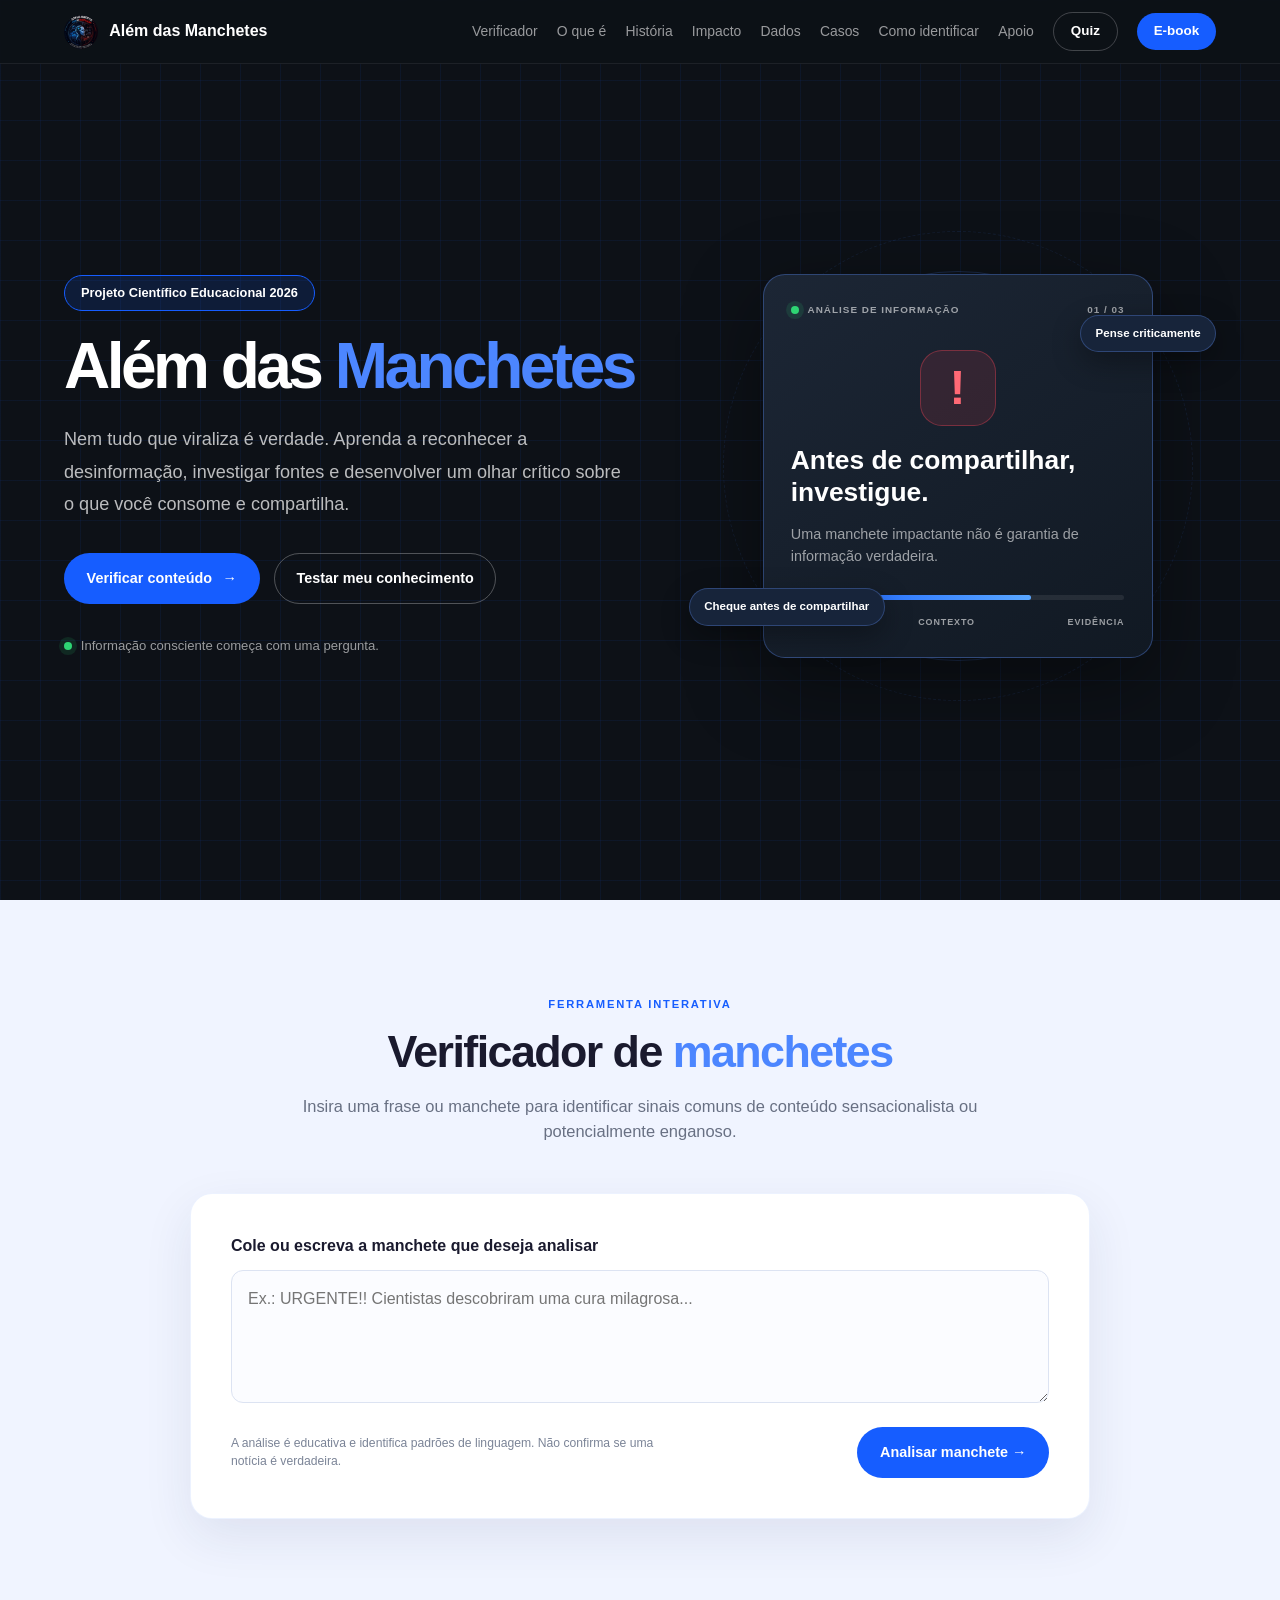
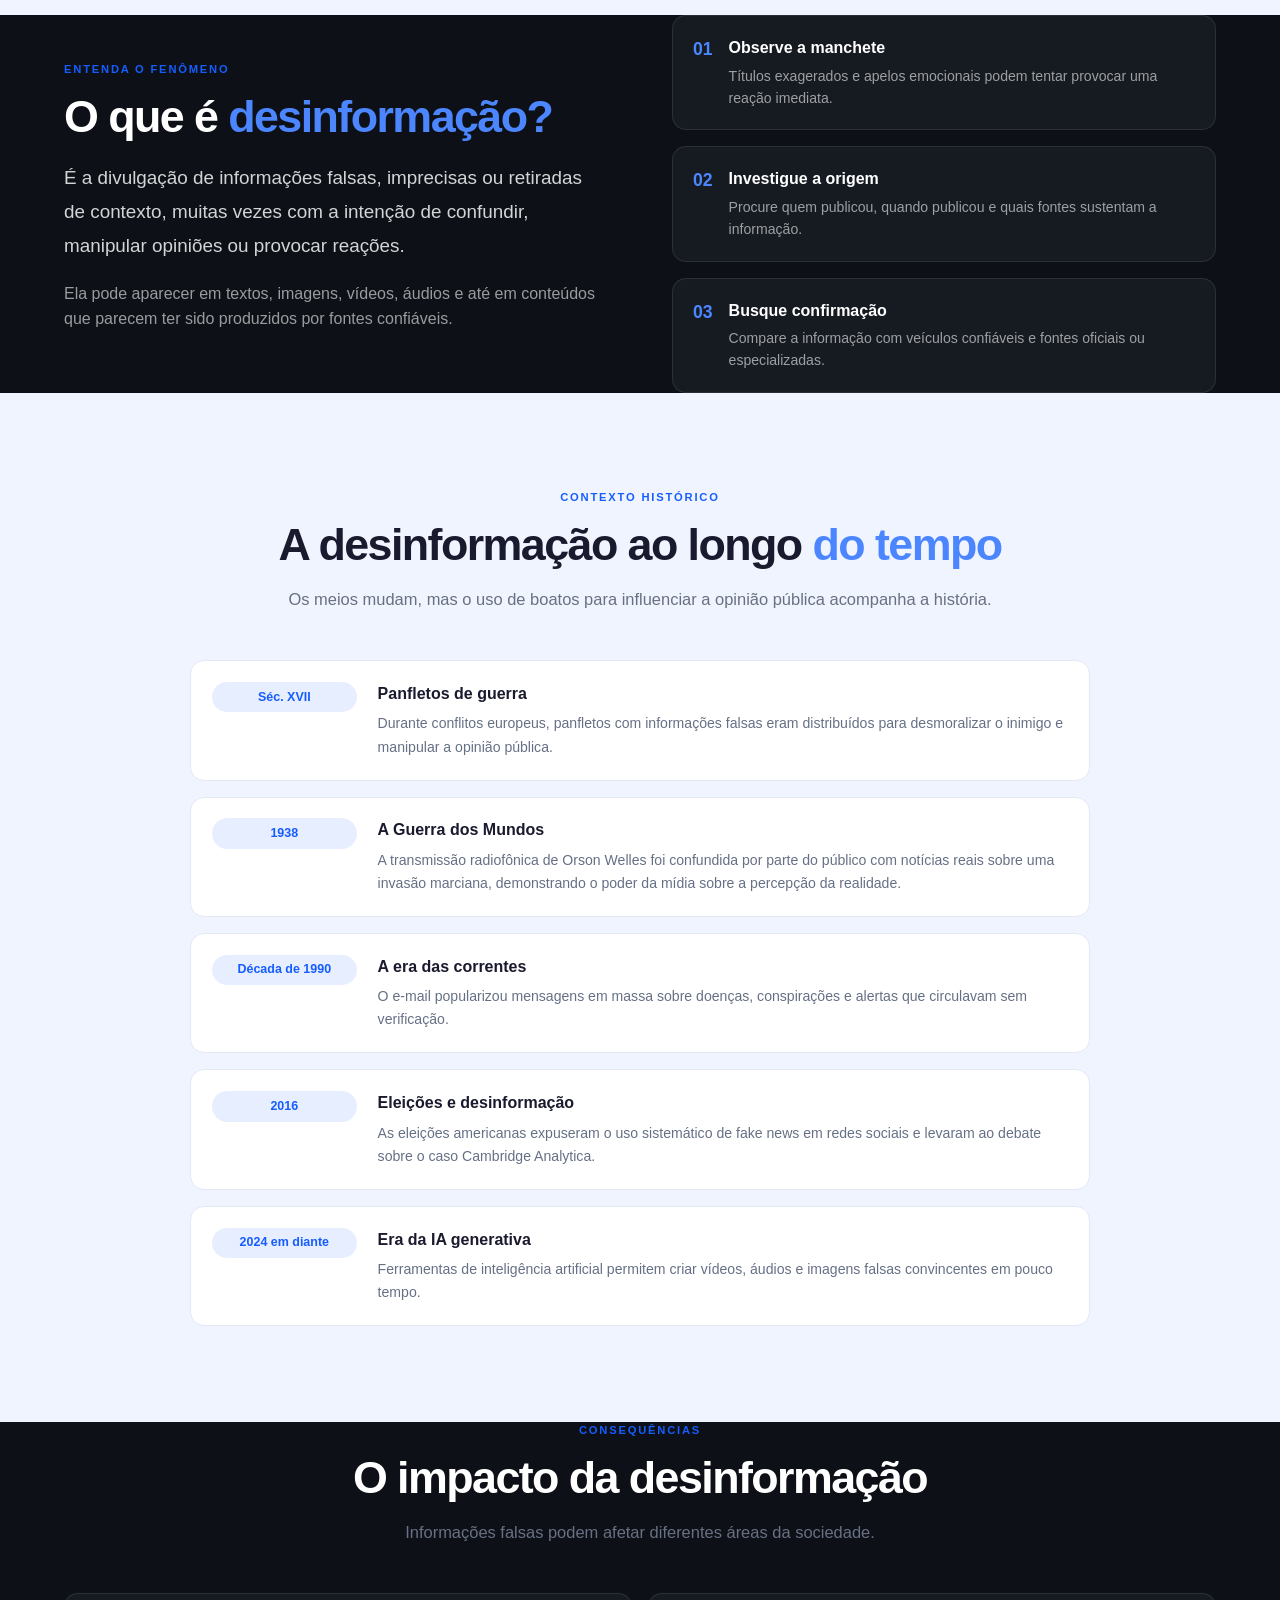
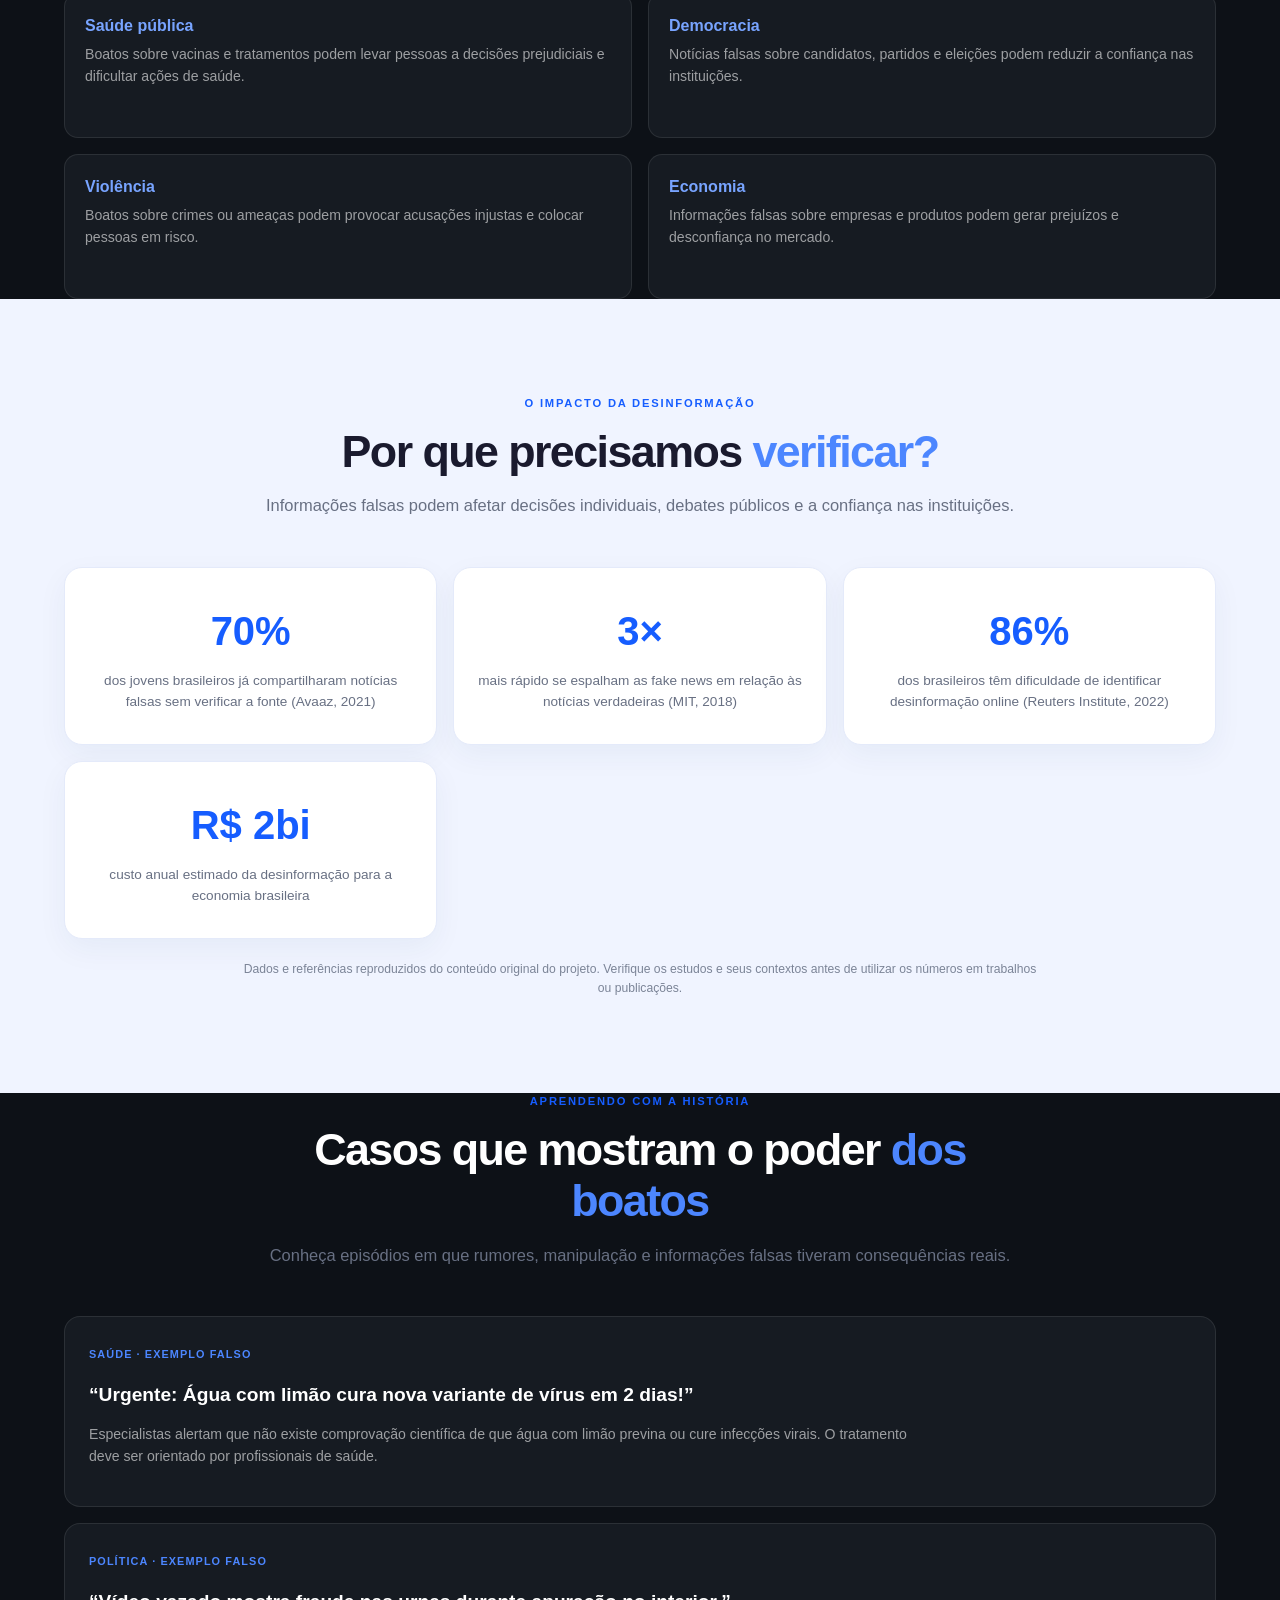
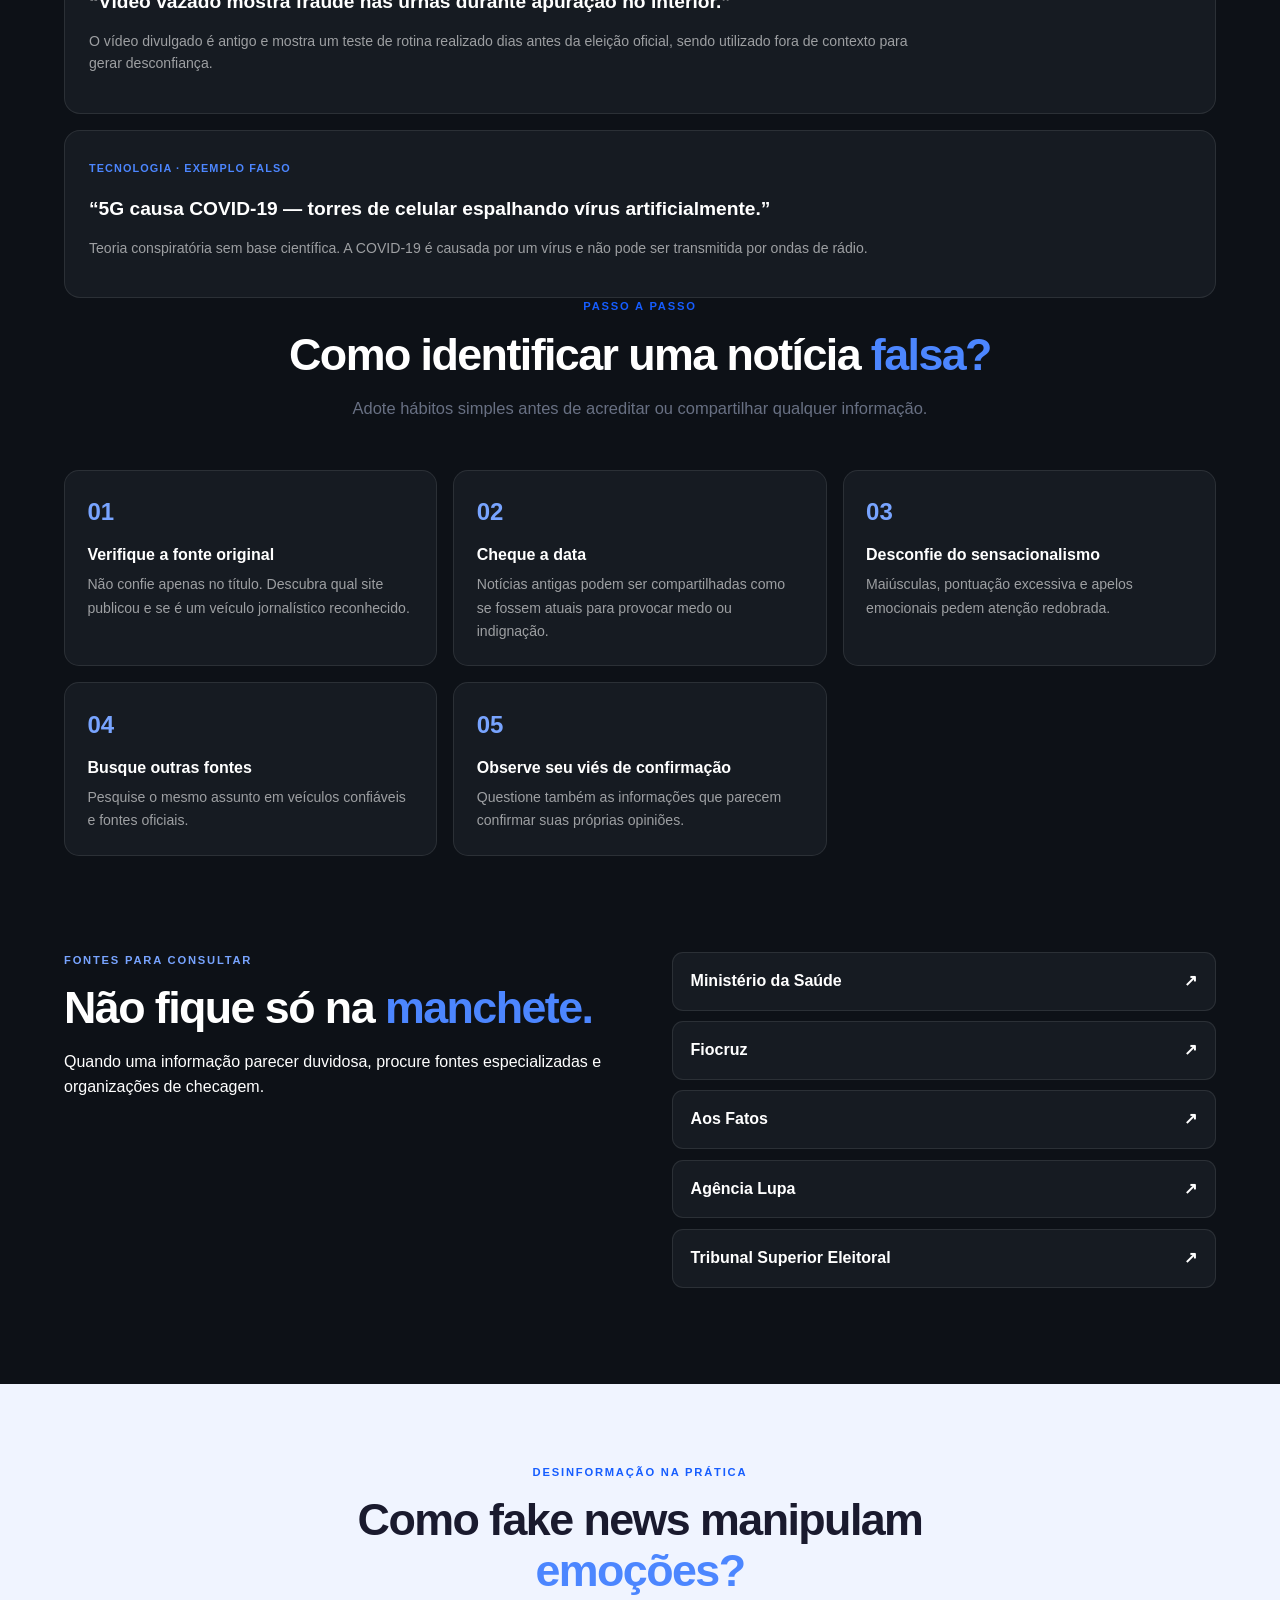
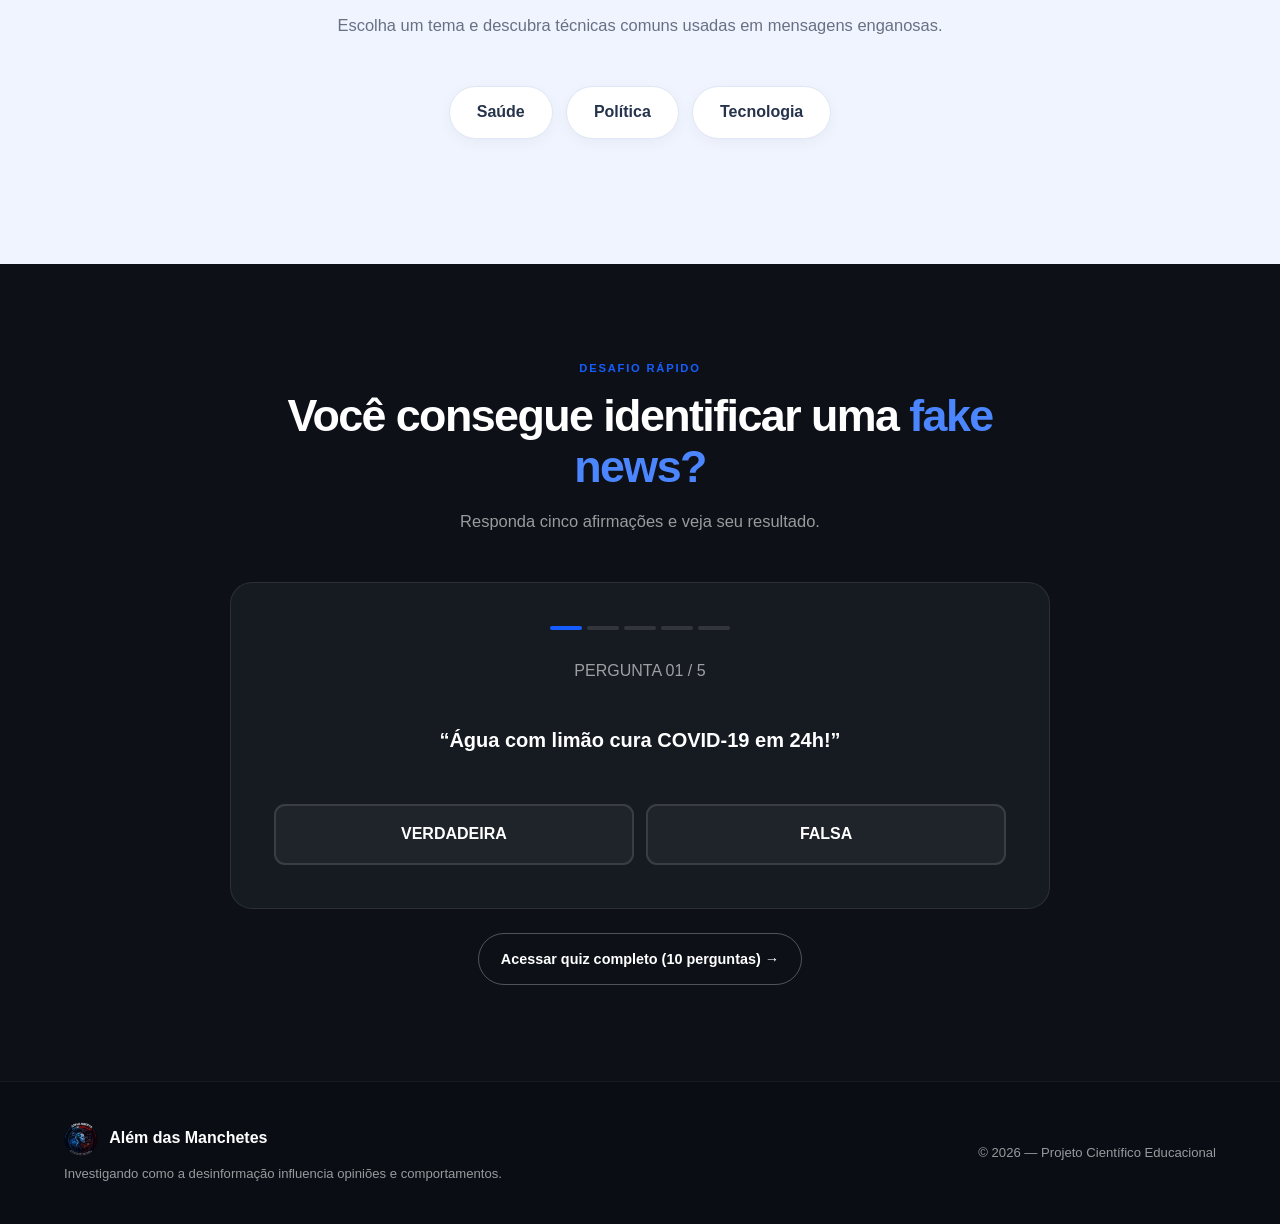
<file: index.html>
<!DOCTYPE html>
<html lang="pt-BR">
<head>
  <meta charset="UTF-8">
  <meta name="viewport" content="width=device-width, initial-scale=1">
  <meta name="description" content="Além das Manchetes: aprenda a identificar desinformação, analisar fontes e desenvolver pensamento crítico.">
  <meta name="theme-color" content="#0d1117">
  <title>Além das Manchetes</title>
  <link rel="icon" href="./favicon.svg" type="image/svg+xml">
  <link rel="manifest" href="./manifest.json">
  <link rel="stylesheet" href="./css/style.css">
</head>
<body data-page="home">
  <header class="site-header">
    <a class="brand" href="./index.html#inicio"><img src="./logo.png" alt="" onerror="this.style.display='none'"><span>Além das Manchetes</span></a>
    <button class="menu-toggle" id="menuToggle" aria-expanded="false" aria-controls="mainNav">☰</button>
    <nav id="mainNav" class="main-nav">
      <a href="#verificador">Verificador</a><a href="#oque-e">O que é</a><a href="#contexto">História</a><a href="#impacto">Impacto</a><a href="#pesquisa">Dados</a><a href="#exemplos">Casos</a><a href="#identificar">Como identificar</a><a href="#apoio">Apoio</a>
      <a class="nav-pill" href="./quiz.html">Quiz</a><a class="nav-primary" href="./ebook.html">E-book</a>
    </nav>
  </header>
  <main>
    <section class="hero section-dark" id="inicio">
      <div class="container hero-grid">
        <div>
          <span class="eyebrow-pill">Projeto Científico Educacional 2026</span>
          <h1>Além das <span class="blue-text">Manchetes</span></h1>
          <p class="hero-lead">Nem tudo que viraliza é verdade. Aprenda a reconhecer a desinformação, investigar fontes e desenvolver um olhar crítico sobre o que você consome e compartilha.</p>
          <div class="button-row"><a class="button button-primary" href="#verificador">Verificar conteúdo <span>→</span></a><a class="button button-outline" href="./quiz.html">Testar meu conhecimento</a></div>
          <div class="hero-note"><span class="pulse-dot"></span> Informação consciente começa com uma pergunta.</div>
        </div>
        <div class="hero-visual">
          <div class="orbit orbit-one"></div><div class="orbit orbit-two"></div>
          <div class="news-card">
            <div class="news-card-top"><span class="live-dot"></span> ANÁLISE DE INFORMAÇÃO <span class="tiny-label">01 / 03</span></div>
            <div class="news-symbol">!</div>
            <h2>Antes de compartilhar, investigue.</h2>
            <p>Uma manchete impactante não é garantia de informação verdadeira.</p>
            <div class="scan-line"><span></span></div>
            <div class="news-card-bottom"><span>FONTE</span><span>CONTEXTO</span><span>EVIDÊNCIA</span></div>
          </div>
          <div class="floating-tag tag-top">Pense criticamente</div><div class="floating-tag tag-bottom">Cheque antes de compartilhar</div>
        </div>
      </div>
    </section>

    <section class="section-light" id="verificador">
      <div class="container">
        <div class="section-heading"><span class="section-kicker">FERRAMENTA INTERATIVA</span><h2>Verificador de <span class="blue-text">manchetes</span></h2><p>Insira uma frase ou manchete para identificar sinais comuns de conteúdo sensacionalista ou potencialmente enganoso.</p></div>
        <div class="verifier-panel">
          <form id="verifyForm">
            <label for="verifyInput">Cole ou escreva a manchete que deseja analisar</label>
            <textarea id="verifyInput" rows="4" placeholder="Ex.: URGENTE!! Cientistas descobriram uma cura milagrosa..." required></textarea>
            <div class="form-footer"><small>A análise é educativa e identifica padrões de linguagem. Não confirma se uma notícia é verdadeira.</small><button class="button button-primary" id="verifyButton" type="submit">Analisar manchete →</button></div>
          </form>
          <div id="verifyResult" class="result-panel" aria-live="polite" hidden></div>
        </div>
      </div>
    </section>

    <section class="section-dark" id="oque-e">
      <div class="container two-column">
        <div><span class="section-kicker">ENTENDA O FENÔMENO</span><h2>O que é <span class="blue-text">desinformação?</span></h2><p class="body-large">É a divulgação de informações falsas, imprecisas ou retiradas de contexto, muitas vezes com a intenção de confundir, manipular opiniões ou provocar reações.</p><p class="muted-copy">Ela pode aparecer em textos, imagens, vídeos, áudios e até em conteúdos que parecem ter sido produzidos por fontes confiáveis.</p></div>
        <div class="feature-stack">
          <article class="feature-card"><span class="feature-number">01</span><div><h3>Observe a manchete</h3><p>Títulos exagerados e apelos emocionais podem tentar provocar uma reação imediata.</p></div></article>
          <article class="feature-card"><span class="feature-number">02</span><div><h3>Investigue a origem</h3><p>Procure quem publicou, quando publicou e quais fontes sustentam a informação.</p></div></article>
          <article class="feature-card"><span class="feature-number">03</span><div><h3>Busque confirmação</h3><p>Compare a informação com veículos confiáveis e fontes oficiais ou especializadas.</p></div></article>
        </div>
      </div>
    </section>

    <section class="section-light" id="contexto">
      <div class="container">
        <div class="section-heading"><span class="section-kicker">CONTEXTO HISTÓRICO</span><h2>A desinformação ao longo <span class="blue-text">do tempo</span></h2><p>Os meios mudam, mas o uso de boatos para influenciar a opinião pública acompanha a história.</p></div>
        <div class="timeline">
          <article><span>Séc. XVII</span><div><h3>Panfletos de guerra</h3><p>Durante conflitos europeus, panfletos com informações falsas eram distribuídos para desmoralizar o inimigo e manipular a opinião pública.</p></div></article>
          <article><span>1938</span><div><h3>A Guerra dos Mundos</h3><p>A transmissão radiofônica de Orson Welles foi confundida por parte do público com notícias reais sobre uma invasão marciana, demonstrando o poder da mídia sobre a percepção da realidade.</p></div></article>
          <article><span>Década de 1990</span><div><h3>A era das correntes</h3><p>O e-mail popularizou mensagens em massa sobre doenças, conspirações e alertas que circulavam sem verificação.</p></div></article>
          <article><span>2016</span><div><h3>Eleições e desinformação</h3><p>As eleições americanas expuseram o uso sistemático de fake news em redes sociais e levaram ao debate sobre o caso Cambridge Analytica.</p></div></article>
          <article><span>2024 em diante</span><div><h3>Era da IA generativa</h3><p>Ferramentas de inteligência artificial permitem criar vídeos, áudios e imagens falsas convincentes em pouco tempo.</p></div></article>
        </div>
      </div>
    </section>
    <section class="section-dark" id="impacto">
      <div class="container">
        <div class="section-heading"><span class="section-kicker">CONSEQUÊNCIAS</span><h2>O impacto da desinformação</h2><p>Informações falsas podem afetar diferentes áreas da sociedade.</p></div>
        <div class="impact-grid">
          <article class="feature-card"><div><h3>Saúde pública</h3><p>Boatos sobre vacinas e tratamentos podem levar pessoas a decisões prejudiciais e dificultar ações de saúde.</p></div></article>
          <article class="feature-card"><div><h3>Democracia</h3><p>Notícias falsas sobre candidatos, partidos e eleições podem reduzir a confiança nas instituições.</p></div></article>
          <article class="feature-card"><div><h3>Violência</h3><p>Boatos sobre crimes ou ameaças podem provocar acusações injustas e colocar pessoas em risco.</p></div></article>
          <article class="feature-card"><div><h3>Economia</h3><p>Informações falsas sobre empresas e produtos podem gerar prejuízos e desconfiança no mercado.</p></div></article>
        </div>
      </div>
    </section>
    <section class="section-light" id="pesquisa">
      <div class="container">
        <div class="section-heading"><span class="section-kicker">O IMPACTO DA DESINFORMAÇÃO</span><h2>Por que precisamos <span class="blue-text">verificar?</span></h2><p>Informações falsas podem afetar decisões individuais, debates públicos e a confiança nas instituições.</p></div>
        <div class="stats-grid">
          <article class="stat-card"><strong>70%</strong><span>dos jovens brasileiros já compartilharam notícias falsas sem verificar a fonte (Avaaz, 2021)</span></article>
          <article class="stat-card"><strong>3×</strong><span>mais rápido se espalham as fake news em relação às notícias verdadeiras (MIT, 2018)</span></article>
          <article class="stat-card"><strong>86%</strong><span>dos brasileiros têm dificuldade de identificar desinformação online (Reuters Institute, 2022)</span></article>
          <article class="stat-card"><strong>R$ 2bi</strong><span>custo anual estimado da desinformação para a economia brasileira</span></article>
        </div>
        <p class="source-note">Dados e referências reproduzidos do conteúdo original do projeto. Verifique os estudos e seus contextos antes de utilizar os números em trabalhos ou publicações.</p>
      </div>
    </section>

    <section class="section-dark" id="exemplos">
      <div class="container">
        <div class="section-heading"><span class="section-kicker">APRENDENDO COM A HISTÓRIA</span><h2>Casos que mostram o poder <span class="blue-text">dos boatos</span></h2><p>Conheça episódios em que rumores, manipulação e informações falsas tiveram consequências reais.</p></div>
        <div class="case-grid case-grid-stacked" id="caseCards">
          <article class="case-card"><span class="case-year">SAÚDE · EXEMPLO FALSO</span><h3>“Urgente: Água com limão cura nova variante de vírus em 2 dias!”</h3><p>Especialistas alertam que não existe comprovação científica de que água com limão previna ou cure infecções virais. O tratamento deve ser orientado por profissionais de saúde.</p></article>
          <article class="case-card"><span class="case-year">POLÍTICA · EXEMPLO FALSO</span><h3>“Vídeo vazado mostra fraude nas urnas durante apuração no interior.”</h3><p>O vídeo divulgado é antigo e mostra um teste de rotina realizado dias antes da eleição oficial, sendo utilizado fora de contexto para gerar desconfiança.</p></article>
          <article class="case-card"><span class="case-year">TECNOLOGIA · EXEMPLO FALSO</span><h3>“5G causa COVID-19 — torres de celular espalhando vírus artificialmente.”</h3><p>Teoria conspiratória sem base científica. A COVID-19 é causada por um vírus e não pode ser transmitida por ondas de rádio.</p></article>
        </div>
      </div>
    </section>

    <section class="section-dark" id="identificar">
      <div class="container">
        <div class="section-heading"><span class="section-kicker">PASSO A PASSO</span><h2>Como identificar uma notícia <span class="blue-text">falsa?</span></h2><p>Adote hábitos simples antes de acreditar ou compartilhar qualquer informação.</p></div>
        <div class="identify-grid">
          <article><b>01</b><h3>Verifique a fonte original</h3><p>Não confie apenas no título. Descubra qual site publicou e se é um veículo jornalístico reconhecido.</p></article>
          <article><b>02</b><h3>Cheque a data</h3><p>Notícias antigas podem ser compartilhadas como se fossem atuais para provocar medo ou indignação.</p></article>
          <article><b>03</b><h3>Desconfie do sensacionalismo</h3><p>Maiúsculas, pontuação excessiva e apelos emocionais pedem atenção redobrada.</p></article>
          <article><b>04</b><h3>Busque outras fontes</h3><p>Pesquise o mesmo assunto em veículos confiáveis e fontes oficiais.</p></article>
          <article><b>05</b><h3>Observe seu viés de confirmação</h3><p>Questione também as informações que parecem confirmar suas próprias opiniões.</p></article>
        </div>
      </div>
    </section>
    <section class="section-light" id="apoio">
      <div class="container two-column support-layout">
        <div><span class="section-kicker">FONTES PARA CONSULTAR</span><h2>Não fique só na <span class="blue-text">manchete.</span></h2><p>Quando uma informação parecer duvidosa, procure fontes especializadas e organizações de checagem.</p></div>
        <div class="resource-list">
          <a href="https://www.gov.br/saude/pt-br" target="_blank" rel="noopener noreferrer"><span>Ministério da Saúde</span><b>↗</b></a>
          <a href="https://www.fiocruz.br/" target="_blank" rel="noopener noreferrer"><span>Fiocruz</span><b>↗</b></a>
          <a href="https://www.aosfatos.org/" target="_blank" rel="noopener noreferrer"><span>Aos Fatos</span><b>↗</b></a>
          <a href="https://www.agencialupa.org/" target="_blank" rel="noopener noreferrer"><span>Agência Lupa</span><b>↗</b></a>
          <a href="https://www.tse.jus.br/" target="_blank" rel="noopener noreferrer"><span>Tribunal Superior Eleitoral</span><b>↗</b></a>
        </div>
      </div>
    </section>

    <section class="section-light simulator-section" id="simulador">
      <div class="container">
        <div class="section-heading"><span class="section-kicker">DESINFORMAÇÃO NA PRÁTICA</span><h2>Como fake news manipulam <span class="blue-text">emoções?</span></h2><p>Escolha um tema e descubra técnicas comuns usadas em mensagens enganosas.</p></div>
        <div class="topic-buttons"><button data-topic="Saúde">Saúde</button><button data-topic="Política">Política</button><button data-topic="Tecnologia">Tecnologia</button></div>
        <div id="simulatorResult" class="simulator-result" hidden></div>
      </div>
    </section>

    <section class="section-dark home-quiz" id="quiz">
      <div class="container narrow">
        <div class="section-heading"><span class="section-kicker">DESAFIO RÁPIDO</span><h2>Você consegue identificar uma <span class="blue-text">fake news?</span></h2><p>Responda cinco afirmações e veja seu resultado.</p></div>
        <div id="homeQuiz" class="quiz-panel"></div>
        <div class="center-actions"><a class="button button-outline" href="./quiz.html">Acessar quiz completo (10 perguntas) →</a></div>
      </div>
    </section>
  </main>
  <footer class="site-footer"><div class="container footer-inner"><div><a class="brand footer-brand" href="#inicio"><img src="./logo.png" alt=""><span>Além das Manchetes</span></a><p>Investigando como a desinformação influencia opiniões e comportamentos.</p></div><span>© 2026 — Projeto Científico Educacional</span></div></footer>
  <script src="./js/data.js"></script><script src="./js/app.js"></script>
</body>
</html>
</file>
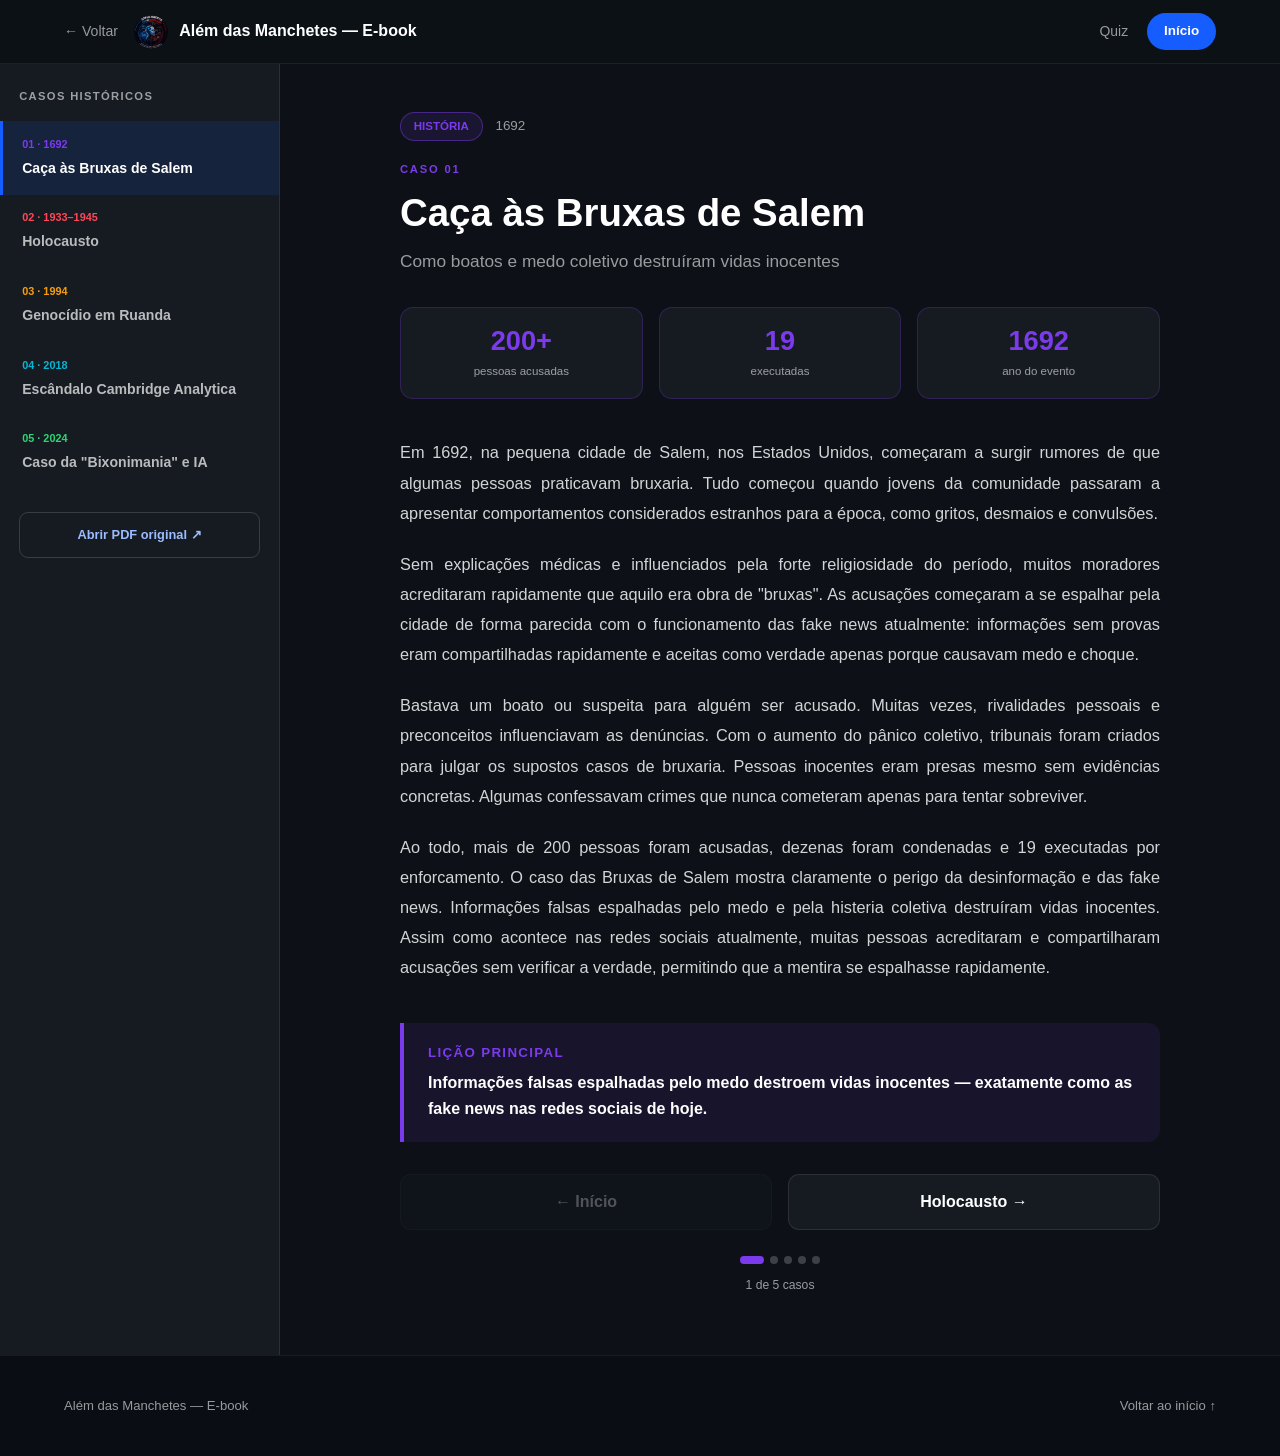
<file: ebook.html>
<!DOCTYPE html>
<html lang="pt-BR"><head><meta charset="UTF-8"><meta name="viewport" content="width=device-width, initial-scale=1"><meta name="theme-color" content="#0d1117"><title>E-book — Além das Manchetes</title><link rel="icon" href="./favicon.svg"><link rel="manifest" href="./manifest.json"><link rel="stylesheet" href="./css/style.css"></head>
<body data-page="ebook">
<header class="site-header inner-header"><a class="back-link" href="./index.html">← Voltar</a><a class="brand" href="./index.html"><img src="./logo.png" alt=""><span>Além das Manchetes — E-book</span></a><nav class="main-nav"><a href="./quiz.html">Quiz</a><a class="nav-primary" href="./index.html">Início</a></nav></header>
<main class="ebook-layout section-dark">
<aside class="ebook-sidebar"><div class="sidebar-heading">CASOS HISTÓRICOS</div><div id="chapterList"></div><a class="download-book" href="./ebook.pdf" target="_blank" rel="noopener">Abrir PDF original ↗</a></aside>
<section class="ebook-reader"><div id="chapterContent" class="chapter-content"></div></section>
</main>
<footer class="site-footer"><div class="container footer-inner"><span>Além das Manchetes — E-book</span><a href="./index.html">Voltar ao início ↑</a></div></footer>
<script src="./js/ebook-data.js"></script><script src="./js/app.js"></script></body></html>
</file>
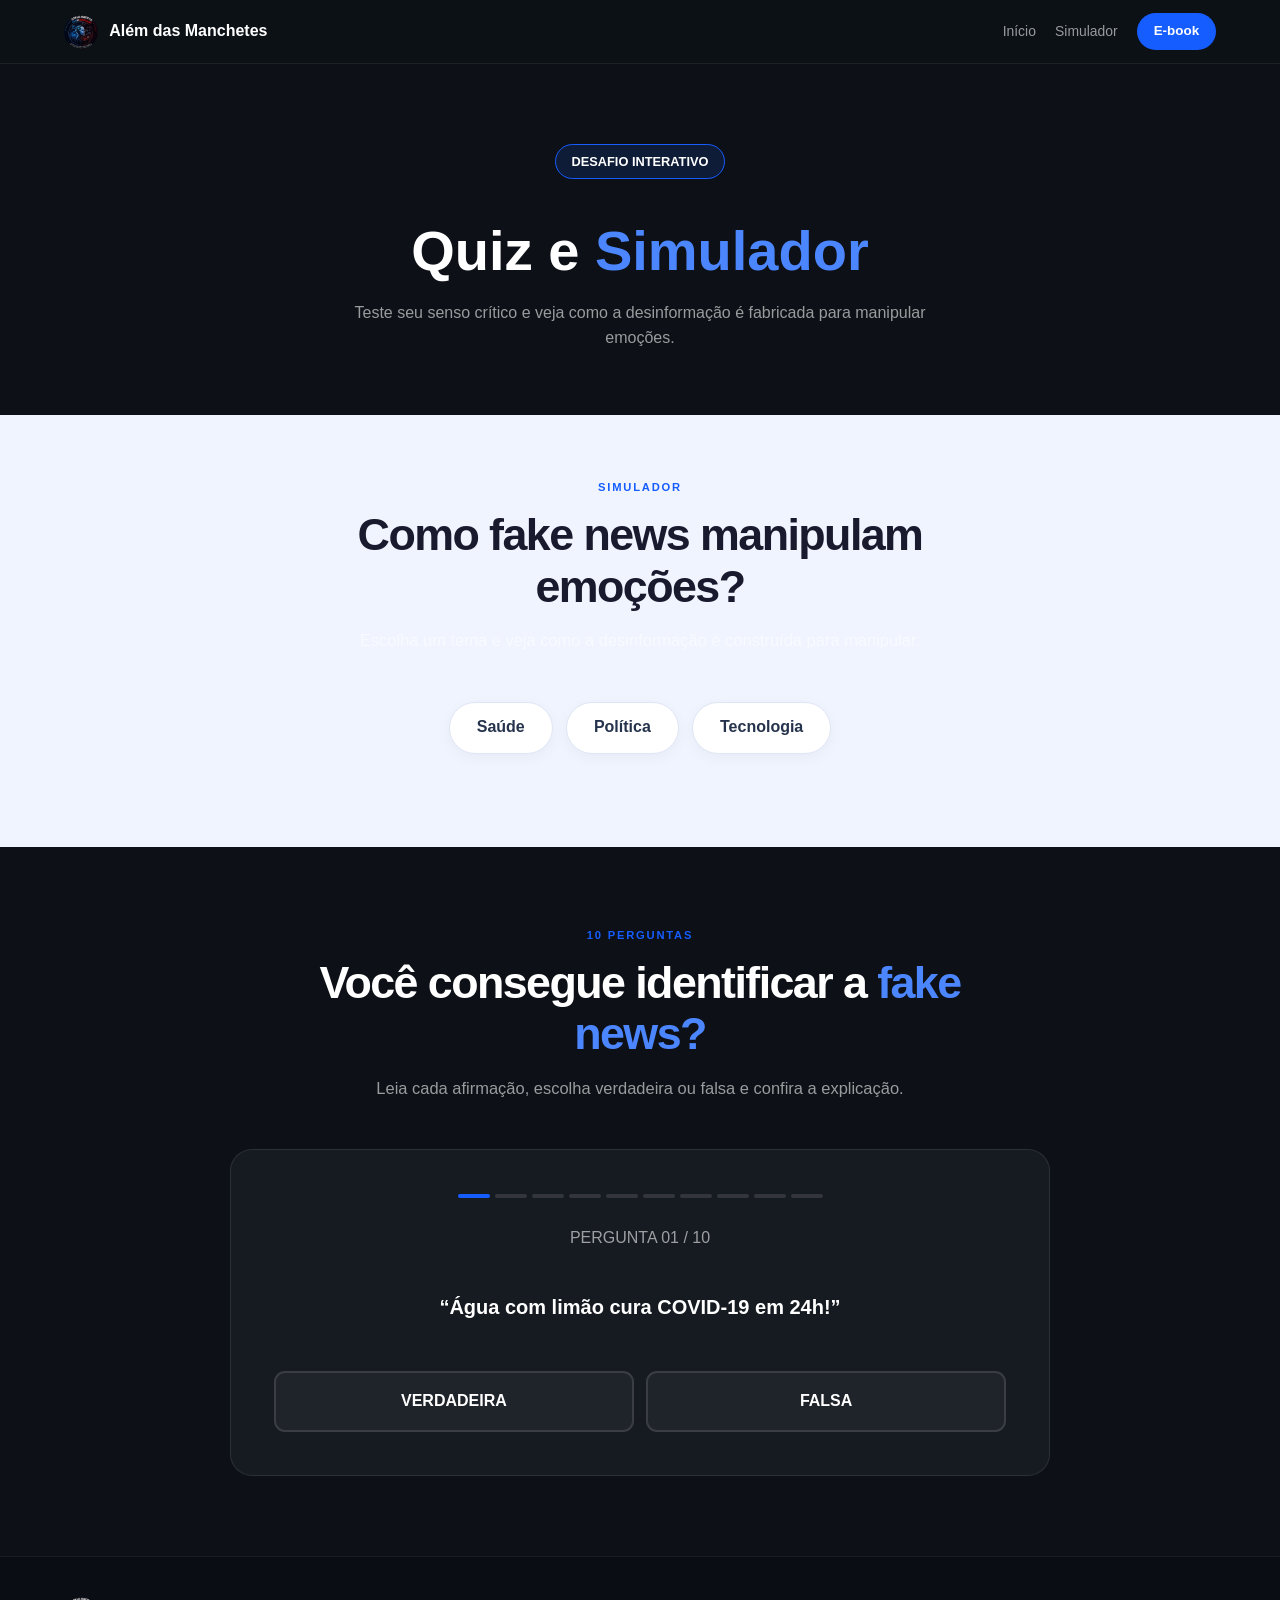
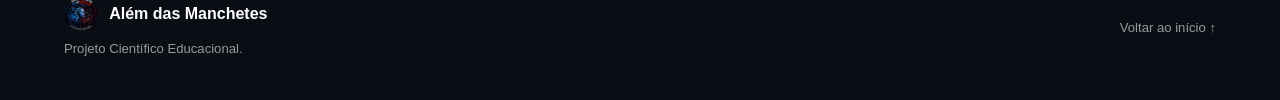
<file: quiz.html>
<!DOCTYPE html>
<html lang="pt-BR"><head><meta charset="UTF-8"><meta name="viewport" content="width=device-width, initial-scale=1"><meta name="theme-color" content="#0d1117"><title>Quiz — Além das Manchetes</title><link rel="icon" href="./favicon.svg"><link rel="manifest" href="./manifest.json"><link rel="stylesheet" href="./css/style.css"></head>
<body data-page="quiz">
<header class="site-header inner-header"><a class="brand" href="./index.html"><img src="./logo.png" alt=""><span>Além das Manchetes</span></a><nav class="main-nav"><a href="./index.html">Início</a><a href="./index.html#simulador">Simulador</a><a class="nav-primary" href="./ebook.html">E-book</a></nav></header>
<main class="section-dark quiz-page">
<section class="quiz-intro"><span class="eyebrow-pill">DESAFIO INTERATIVO</span><h1>Quiz e <span class="blue-text">Simulador</span></h1><p>Teste seu senso crítico e veja como a desinformação é fabricada para manipular emoções.</p></section>
<section class="section-light quiz-simulator"><div class="container">
<div class="section-heading"><span class="section-kicker">SIMULADOR</span><h2>Como fake news manipulam emoções?</h2><p>Escolha um tema e veja como a desinformação é construída para manipular.</p></div>
<div class="topic-buttons"><button data-topic="Saúde">Saúde</button><button data-topic="Política">Política</button><button data-topic="Tecnologia">Tecnologia</button></div><div id="simulatorResult" class="simulator-result" hidden></div>
</div></section>
<section class="quiz-main"><div class="container narrow"><div class="section-heading"><span class="section-kicker">10 PERGUNTAS</span><h2>Você consegue identificar a <span class="blue-text">fake news?</span></h2><p>Leia cada afirmação, escolha verdadeira ou falsa e confira a explicação.</p></div><div id="fullQuiz" class="quiz-panel"></div></div></section>
</main>
<footer class="site-footer"><div class="container footer-inner"><div><a class="brand footer-brand" href="./index.html"><img src="./logo.png" alt=""><span>Além das Manchetes</span></a><p>Projeto Científico Educacional.</p></div><a href="./index.html">Voltar ao início ↑</a></div></footer>
<script src="./js/data.js"></script><script src="./js/app.js"></script></body></html>
</file>
<file: css/style.css>
/* Além das Manchetes — CSS puro, sem frameworks ou bibliotecas externas */
:root{--bg:#0d1117;--surface:#161b22;--blue:#165dff;--blue-light:#4c86ff;--text:#fff;--muted:rgba(255,255,255,.58);--light:#f0f4ff;--ink:#1a1a2e;--border:rgba(255,255,255,.09);--radius:18px;font-family:Inter,Arial,Helvetica,sans-serif;color-scheme:dark}
*{box-sizing:border-box}html{scroll-behavior:smooth;scroll-padding-top:82px}body{margin:0;background:var(--bg);color:var(--text);font-family:Inter,Arial,Helvetica,sans-serif;line-height:1.55}button,input,textarea{font:inherit}a{color:inherit;text-decoration:none}button{cursor:pointer}.container{width:min(90%,1200px);margin:auto}.narrow{max-width:820px}.site-header{height:64px;padding:0 5%;display:flex;align-items:center;justify-content:space-between;gap:1rem;position:fixed;top:0;left:0;right:0;z-index:100;background:rgba(13,17,23,.94);backdrop-filter:blur(12px);border-bottom:1px solid rgba(255,255,255,.07)}.inner-header{position:sticky}.brand{display:flex;align-items:center;gap:.7rem;font-weight:800;white-space:nowrap}.brand img{width:34px;height:34px;border-radius:50%;object-fit:cover}.main-nav{display:flex;align-items:center;gap:1.2rem}.main-nav>a:not(.nav-pill):not(.nav-primary){font-size:.87rem;color:var(--muted);transition:color .2s}.main-nav>a:hover{color:#fff}.nav-pill,.nav-primary{border-radius:999px;padding:.48rem 1.05rem;font-size:.84rem;font-weight:700}.nav-pill{border:1px solid rgba(255,255,255,.22)}.nav-primary{background:var(--blue);color:#fff}.menu-toggle{display:none;background:none;border:0;color:#fff;font-size:1.4rem}.section-dark{background:var(--bg);color:var(--text)}.section-light{background:var(--light);color:var(--ink);padding:6rem 0}.hero{min-height:100vh;display:flex;align-items:center;padding:7rem 0 5rem;background-image:linear-gradient(rgba(22,93,255,.075) 1px,transparent 1px),linear-gradient(90deg,rgba(22,93,255,.075) 1px,transparent 1px);background-size:40px 40px}.hero-grid{display:grid;grid-template-columns:1.05fr .95fr;align-items:center;gap:4rem}.eyebrow-pill{display:inline-block;padding:.42rem 1rem;border:1px solid var(--blue);border-radius:999px;background:rgba(22,93,255,.14);font-size:.8rem;font-weight:700;margin-bottom:1.4rem}.hero h1{font-size:clamp(2.7rem,5vw,4.7rem);line-height:1.06;letter-spacing:-.055em;margin:0 0 1.4rem;font-weight:900}.blue-text{color:var(--blue-light)}.hero-lead{max-width:610px;color:rgba(255,255,255,.72);font-size:1.13rem;line-height:1.8}.button-row{display:flex;gap:.9rem;flex-wrap:wrap;margin:2rem 0}.button{display:inline-flex;align-items:center;justify-content:center;gap:.65rem;padding:.85rem 1.35rem;border-radius:999px;font-size:.9rem;font-weight:750;border:1px solid transparent;transition:transform .2s,background .2s}.button:hover{transform:translateY(-2px)}.button-primary{background:var(--blue);color:#fff}.button-primary:hover{background:#0c4ddd}.button-outline{border-color:rgba(255,255,255,.28);color:#fff}.button-outline:hover{background:rgba(255,255,255,.08)}.hero-note{font-size:.82rem;color:var(--muted);display:flex;align-items:center;gap:.55rem}.pulse-dot,.live-dot{width:8px;height:8px;background:#2ed573;border-radius:50%;display:inline-block;box-shadow:0 0 0 5px rgba(46,213,115,.12)}.hero-visual{min-height:420px;position:relative;display:grid;place-items:center}.orbit{position:absolute;border:1px solid rgba(76,134,255,.2);border-radius:50%;width:390px;height:390px}.orbit-two{width:470px;height:470px;border-style:dashed;opacity:.5}.news-card{position:relative;z-index:1;width:min(100%,390px);padding:1.7rem;background:linear-gradient(145deg,#1c2635,#111923);border:1px solid rgba(92,145,255,.35);border-radius:22px;box-shadow:0 25px 80px rgba(0,0,0,.4)}.news-card-top,.news-card-bottom{display:flex;align-items:center;gap:.55rem;font-size:.62rem;letter-spacing:.1em;color:var(--muted);font-weight:800}.tiny-label{margin-left:auto}.news-symbol{margin:2rem auto 1.2rem;width:76px;height:76px;border-radius:22px;display:grid;place-items:center;font-size:3rem;font-weight:900;color:#ff6975;background:rgba(255,71,87,.12);border:1px solid rgba(255,71,87,.35)}.news-card h2{font-size:1.65rem;line-height:1.2;margin:.4rem 0}.news-card p{font-size:.9rem;color:var(--muted)}.scan-line{height:5px;background:rgba(255,255,255,.08);border-radius:9px;margin:1.7rem 0 1rem;overflow:hidden}.scan-line span{display:block;width:72%;height:100%;background:linear-gradient(90deg,var(--blue),#59a6ff);border-radius:9px}.news-card-bottom{justify-content:space-between;font-size:.56rem}.floating-tag{position:absolute;z-index:2;background:#17243a;border:1px solid rgba(100,150,255,.3);padding:.55rem .9rem;border-radius:999px;font-size:.72rem;font-weight:700;box-shadow:0 10px 30px #0005}.tag-top{top:14%;right:0}.tag-bottom{bottom:12%;left:-2%}.section-heading{text-align:center;max-width:760px;margin:0 auto 3rem}.section-kicker{display:block;color:var(--blue);font-size:.7rem;font-weight:900;letter-spacing:.16em;margin-bottom:.8rem}.section-heading h2,.two-column h2{font-size:clamp(2rem,3.5vw,2.8rem);line-height:1.15;letter-spacing:-.035em;margin:.3rem 0 1rem;font-weight:900}.section-heading p{color:#687083;font-size:1.03rem;margin:0}.verifier-panel{max-width:900px;margin:auto;background:#fff;padding:clamp(1.3rem,4vw,2.5rem);border-radius:22px;box-shadow:0 18px 50px rgba(29,48,89,.09);border:1px solid rgba(22,93,255,.08)}.verifier-panel label{display:block;font-weight:800;margin-bottom:.7rem}.verifier-panel textarea{width:100%;resize:vertical;border:1px solid #dce3f2;border-radius:12px;padding:1rem;color:#1a1a2e;background:#fbfcff;outline:none;min-height:120px}.verifier-panel textarea:focus{border-color:var(--blue);box-shadow:0 0 0 3px rgba(22,93,255,.1)}.form-footer{display:flex;align-items:center;justify-content:space-between;gap:1rem;margin-top:1rem}.form-footer small,.source-note{color:#7b8497;font-size:.76rem;max-width:460px}.result-panel{margin-top:1.4rem;padding:1.2rem;border-radius:12px;background:#f3f6ff;border-left:4px solid var(--blue);color:#1a1a2e}.result-panel h3{margin:.2rem 0 .5rem}.result-panel ul{padding-left:1.2rem;margin:.6rem 0}.two-column{display:grid;grid-template-columns:1fr 1fr;gap:4rem;align-items:center}.body-large{font-size:1.18rem;line-height:1.8;color:rgba(255,255,255,.82)}.muted-copy{color:var(--muted)}.feature-stack{display:grid;gap:1rem}.feature-card{display:flex;gap:1rem;padding:1.25rem;background:var(--surface);border:1px solid var(--border);border-radius:14px}.feature-number{color:var(--blue-light);font-weight:900;font-size:1.1rem}.feature-card h3{margin:0 0 .3rem;font-size:1rem}.feature-card p{margin:0;color:var(--muted);font-size:.88rem}.stats-grid{display:grid;grid-template-columns:repeat(3,1fr);gap:1rem}.stat-card{padding:2rem 1.3rem;text-align:center;background:#fff;border:1px solid #e4eafa;border-radius:18px;box-shadow:0 10px 30px rgba(25,52,100,.05)}.stat-card strong{display:block;font-size:2.5rem;color:var(--blue);font-weight:900}.stat-card span{display:block;color:#687083;font-size:.85rem;margin-top:.5rem}.source-note{margin:1.3rem auto 0;text-align:center;max-width:800px}.case-grid{display:grid;grid-template-columns:repeat(3,1fr);gap:1rem}.case-card{padding:1.5rem;border:1px solid var(--border);background:var(--surface);border-radius:16px;min-height:210px}.case-year{font-size:.68rem;color:var(--blue-light);font-weight:900;letter-spacing:.1em}.case-card h3{font-size:1.2rem;margin:.9rem 0 .5rem}.case-card p{font-size:.88rem;color:var(--muted);min-height:50px}.case-card a{font-weight:800;font-size:.84rem;color:#78a4ff}.support-layout{align-items:start}.resource-list{display:grid;gap:.65rem}.resource-list a{display:flex;justify-content:space-between;padding:1rem 1.1rem;background:#fff;border:1px solid #e1e8f5;border-radius:11px;color:#27324a;font-weight:750}.resource-list a:hover{border-color:var(--blue);color:var(--blue)}.simulator-section{padding-top:5rem}.topic-buttons{display:flex;justify-content:center;gap:.8rem;flex-wrap:wrap;margin:0 auto 1.8rem}.topic-buttons button{border:1px solid #dfe6f4;background:#fff;color:#26334c;padding:.8rem 1.7rem;border-radius:999px;font-weight:800;box-shadow:0 4px 15px rgba(0,0,0,.04)}.topic-buttons button.active,.topic-buttons button:hover{background:var(--blue);color:#fff;border-color:var(--blue)}.simulator-result{max-width:900px;margin:auto;background:#fff;border:1px solid #e2e8f4;border-radius:18px;padding:clamp(1.2rem,4vw,2.3rem);box-shadow:0 20px 45px rgba(0,0,0,.06);color:#1a1a2e}.simulator-result h3{color:#e63946;font-size:1.35rem;margin:0 0 1.5rem}.simulator-columns{display:grid;grid-template-columns:1fr 1fr;gap:2rem}.simulator-result h4{margin:.5rem 0}.simulator-result li,.simulator-result p{color:#596274}.emotion-tag{display:inline-block;padding:.45rem .9rem;border-radius:8px;background:#fff0f0;color:#df3946;font-weight:800}.home-quiz{padding:6rem 0}.home-quiz .section-heading p,.quiz-page .section-heading p{color:var(--muted)}.quiz-panel{background:var(--surface);border:1px solid var(--border);border-radius:22px;padding:clamp(1.3rem,4vw,2.7rem);text-align:center;min-height:270px}.quiz-progress{display:flex;justify-content:center;gap:5px;margin-bottom:1.8rem}.quiz-progress span{width:32px;height:4px;border-radius:4px;background:rgba(255,255,255,.12)}.quiz-progress span.done{background:var(--blue)}.quiz-question{font-size:1.25rem;line-height:1.45;min-height:80px;display:grid;place-items:center;margin:0 0 1.5rem}.answer-buttons{display:flex;gap:.8rem;justify-content:center;flex-wrap:wrap}.answer-buttons button{flex:1;min-width:140px;padding:1rem;border-radius:11px;border:2px solid rgba(255,255,255,.12);background:rgba(255,255,255,.04);color:#fff;font-weight:900}.answer-buttons button:hover:not(:disabled){border-color:var(--blue);background:rgba(22,93,255,.13)}.answer-buttons button.correct{border-color:#2ed573;color:#2ed573;background:rgba(46,213,115,.1)}.answer-buttons button.wrong{border-color:#ff4757;color:#ff6975;background:rgba(255,71,87,.1)}.answer-feedback{text-align:left;background:rgba(255,255,255,.04);padding:1.2rem;border-radius:12px;margin-top:1.2rem}.answer-feedback h4{margin:0 0 .4rem}.answer-feedback p{color:rgba(255,255,255,.78);margin:.3rem 0 1rem}.answer-feedback button,.quiz-next{width:100%;padding:.8rem 1rem;background:var(--blue);border:0;border-radius:9px;color:#fff;font-weight:800}.center-actions{text-align:center;margin-top:1.5rem}.quiz-result-score{width:116px;height:116px;border-radius:50%;border:4px solid var(--blue);display:grid;place-items:center;margin:0 auto 1.2rem;color:#75a0ff;font-size:2rem;font-weight:900}.site-footer{background:#0a0e14;color:var(--muted);padding:2.5rem 0;border-top:1px solid rgba(255,255,255,.06)}.footer-inner{display:flex;align-items:center;justify-content:space-between;gap:1rem}.footer-inner p{font-size:.82rem;margin:.5rem 0 0}.footer-brand{color:#fff}.footer-inner>span,.footer-inner>a{font-size:.82rem}.inner-header .brand{margin-right:auto}.back-link{color:var(--muted);font-size:.88rem}.quiz-page{padding-top:0}.quiz-intro{text-align:center;padding:5rem 1rem 4rem}.quiz-intro h1{font-size:clamp(2.3rem,5vw,3.5rem);margin:.4rem 0}.quiz-intro p{color:var(--muted);max-width:600px;margin:auto}.quiz-simulator{padding:4rem 0}.quiz-main{padding:5rem 0}.quiz-main .section-heading h2{color:#fff}.quiz-main .section-heading p{color:var(--muted)}.ebook-layout{display:flex;min-height:calc(100vh - 64px)}.ebook-sidebar{width:280px;flex-shrink:0;background:var(--surface);border-right:1px solid var(--border);padding:1.5rem 0;overflow-y:auto}.sidebar-heading{padding:0 1.2rem 1rem;color:var(--muted);font-size:.7rem;font-weight:900;letter-spacing:.12em}.chapter-link{display:block;width:100%;padding:.9rem 1.2rem;text-align:left;background:none;border:0;border-left:3px solid transparent;color:rgba(255,255,255,.7)}.chapter-link.active{background:rgba(22,93,255,.12);border-left-color:var(--blue);color:#fff}.chapter-link small{display:block;font-size:.68rem;font-weight:800;color:var(--chapter-color,var(--blue-light));margin-bottom:.2rem}.chapter-link span{font-weight:650;font-size:.88rem;line-height:1.3}.download-book{display:block;margin:1.4rem 1.2rem;padding:.75rem;border:1px solid rgba(255,255,255,.15);border-radius:9px;text-align:center;color:#9bbcff;font-size:.8rem;font-weight:750}.ebook-reader{flex:1;padding:3rem 5%;overflow:auto}.chapter-content{max-width:760px;margin:auto}.chapter-meta{display:flex;gap:.8rem;align-items:center;margin-bottom:1.2rem}.chapter-category{border:1px solid color-mix(in srgb,var(--chapter-color),transparent 55%);background:color-mix(in srgb,var(--chapter-color),transparent 88%);color:var(--chapter-color);border-radius:999px;padding:.3rem .8rem;font-size:.72rem;font-weight:900;text-transform:uppercase}.chapter-year{color:var(--muted);font-size:.84rem}.chapter-content h1{font-size:clamp(1.7rem,3vw,2.5rem);line-height:1.15;margin:.3rem 0 .8rem}.chapter-summary{font-size:1.08rem;color:var(--muted);margin:0 0 2rem}.chapter-stats{display:grid;grid-template-columns:repeat(3,1fr);gap:1rem;margin-bottom:2.4rem}.chapter-stat{background:var(--surface);border:1px solid color-mix(in srgb,var(--chapter-color),transparent 75%);border-radius:13px;text-align:center;padding:1.1rem .5rem}.chapter-stat strong{display:block;font-size:1.7rem;color:var(--chapter-color);line-height:1.2}.chapter-stat span{display:block;color:var(--muted);font-size:.72rem;margin-top:.3rem}.chapter-paragraphs{display:grid;gap:1.3rem;margin-bottom:2.5rem}.chapter-paragraphs p{margin:0;color:rgba(255,255,255,.82);font-size:1.02rem;line-height:1.85;text-align:justify}.lesson-box{border-left:4px solid var(--chapter-color);background:color-mix(in srgb,var(--chapter-color),transparent 91%);border-radius:0 12px 12px 0;padding:1.3rem 1.5rem;margin-bottom:2rem}.lesson-box small{display:block;color:var(--chapter-color);font-weight:900;letter-spacing:.1em;margin-bottom:.4rem}.lesson-box p{margin:0;font-weight:650;line-height:1.6}.chapter-navigation{display:flex;gap:1rem}.chapter-navigation button{flex:1;padding:.9rem 1rem;border:1px solid var(--border);background:var(--surface);color:#fff;border-radius:11px;font-weight:700}.chapter-navigation button:disabled{opacity:.28;cursor:default}.chapter-dots{display:flex;justify-content:center;gap:6px;margin:1.6rem 0 .5rem}.chapter-dots button{width:8px;height:8px;padding:0;border:0;border-radius:9px;background:rgba(255,255,255,.2)}.chapter-dots button.active{width:24px;background:var(--chapter-color)}.chapter-count{text-align:center;color:var(--muted);font-size:.76rem}.hidden{display:none!important}
@media(max-width:850px){.main-nav{gap:.7rem}.main-nav>a:not(.nav-pill):not(.nav-primary){font-size:.78rem}.hero-grid{gap:2rem}.orbit{width:310px;height:310px}.orbit-two{width:380px;height:380px}.case-grid{grid-template-columns:1fr 1fr}.ebook-sidebar{width:240px}}
@media(max-width:680px){.site-header{height:60px}.menu-toggle{display:block}.main-nav{display:none;position:absolute;top:60px;left:0;right:0;background:#fff;color:#1a1a2e;padding:1rem 5%;box-shadow:0 12px 25px #0002;align-items:stretch;flex-direction:column;gap:.2rem}.main-nav.open{display:flex}.main-nav>a:not(.nav-pill):not(.nav-primary){color:#26334c;padding:.65rem 0;font-size:.95rem}.main-nav .nav-pill,.main-nav .nav-primary{border-radius:8px;padding:.7rem .8rem}.hero{padding-top:6rem}.hero-grid,.two-column{grid-template-columns:1fr;gap:2rem}.hero-visual{min-height:360px}.orbit{width:260px;height:260px}.orbit-two{width:320px;height:320px}.tag-top{right:0}.tag-bottom{left:0}.section-light,.home-quiz{padding:4rem 0}.stats-grid,.case-grid{grid-template-columns:1fr}.stat-card{padding:1.3rem}.form-footer{align-items:stretch;flex-direction:column}.form-footer .button{width:100%}.simulator-columns{grid-template-columns:1fr;gap:1rem}.footer-inner{align-items:flex-start;flex-direction:column}.inner-header .main-nav{display:flex;position:static;background:none;box-shadow:none;flex-direction:row;padding:0}.inner-header .main-nav a{font-size:.75rem!important;padding:.4rem .55rem!important}.inner-header .brand span{display:none}.back-link{font-size:.78rem}.ebook-layout{display:block}.ebook-sidebar{width:100%;max-height:none;padding:.8rem 0;border-right:0;border-bottom:1px solid var(--border)}.ebook-sidebar #chapterList{display:flex;overflow-x:auto;padding:0 .6rem}.chapter-link{min-width:190px;border-left:0;border-bottom:3px solid transparent;padding:.65rem}.chapter-link.active{border-bottom-color:var(--blue)}.download-book{margin:.5rem 1rem}.ebook-reader{padding:2rem 5%}.chapter-stats{gap:.5rem}.chapter-stat{padding:.8rem .25rem}.chapter-stat strong{font-size:1.35rem}.chapter-stat span{font-size:.65rem}.chapter-navigation{gap:.5rem}.chapter-navigation button{font-size:.75rem;padding:.75rem .5rem}}
@media(prefers-reduced-motion:reduce){html{scroll-behavior:auto}*,*::before,*::after{animation-duration:.01ms!important;transition-duration:.01ms!important}}

/* Seções complementares do conteúdo original */
.timeline{max-width:900px;margin:auto;display:grid;gap:1rem;position:relative}
.timeline article{display:grid;grid-template-columns:145px 1fr;gap:1.3rem;align-items:start;background:#fff;border:1px solid #e2e8f4;border-radius:14px;padding:1.3rem}
.timeline article>span{display:inline-block;background:rgba(22,93,255,.1);color:#165dff;border-radius:999px;padding:.35rem .8rem;font-size:.78rem;font-weight:850;text-align:center}
.timeline h3,.identify-grid h3{margin:0 0 .35rem;color:#1a1a2e;font-size:1rem}
.timeline p,.identify-grid p{margin:0;color:#667085;font-size:.88rem;line-height:1.65}
.impact-grid{display:grid;grid-template-columns:repeat(2,1fr);gap:1rem}
.impact-grid .feature-card{min-height:145px}
.impact-grid .feature-card h3{color:#78a4ff}
.identify-grid{display:grid;grid-template-columns:repeat(3,1fr);gap:1rem}
.identify-grid article{padding:1.4rem;background:var(--surface);border:1px solid var(--border);border-radius:15px}
.identify-grid b{display:block;color:#78a4ff;font-size:1.5rem;margin-bottom:.8rem}
.identify-grid h3{color:#fff}
.identify-grid p{color:var(--muted)}
.case-grid-stacked{grid-template-columns:1fr}
.case-grid-stacked .case-card{min-height:0}
.case-grid-stacked .case-card p{min-height:0;max-width:850px}
#apoio.section-light{background:#0d1117;color:#fff}
#apoio .section-heading p{color:var(--muted)}
#apoio .section-kicker{color:#78a4ff}
#apoio .resource-list a{background:var(--surface);border-color:var(--border);color:#fff}
#apoio .resource-list a:hover{border-color:var(--blue-light);color:#9bbcff}
@media(max-width:680px){.timeline article{grid-template-columns:1fr;gap:.7rem}.impact-grid,.identify-grid{grid-template-columns:1fr}.main-nav.open{max-height:calc(100vh - 60px);overflow-y:auto}.site-header .main-nav>a{padding:.45rem 0}}
</file>
